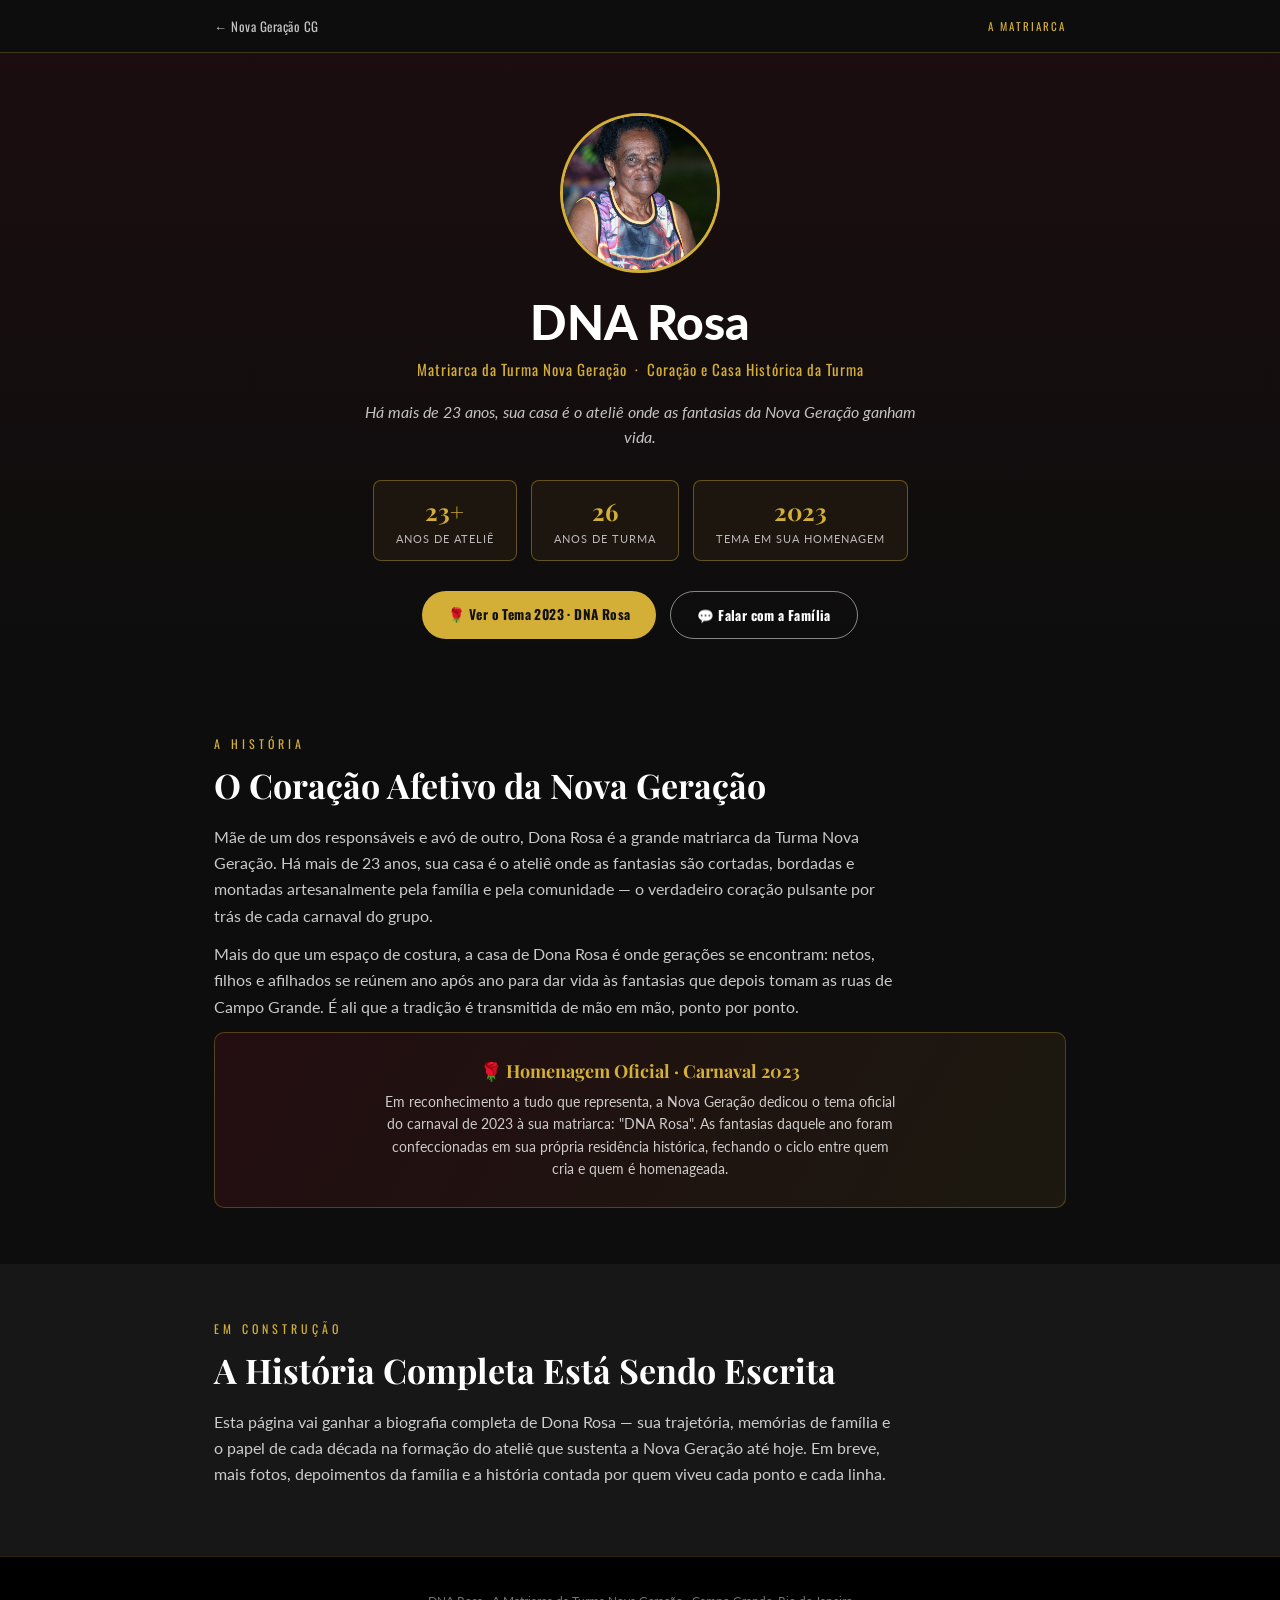
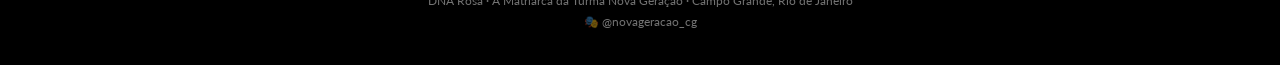
<file: pessoas/dna-rosa.html>
<!DOCTYPE html>
<html lang="pt-BR">
<head>
<meta charset="UTF-8"/>
<meta name="viewport" content="width=device-width, initial-scale=1.0, viewport-fit=cover"/>
<title>DNA Rosa · A Matriarca</title>
<link href="https://fonts.googleapis.com/css2?family=Playfair+Display:wght@400;700;900&family=Lato:wght@300;400;700&family=Oswald:wght@400;600;700&display=swap" rel="stylesheet"/>
<link rel="stylesheet" href="../assets/pessoas.css"/>
</head>
<body>

<div class="topbar"><div class="container">
  <a class="back" href="../index.html">← Nova Geração CG</a>
  <span class="tag">A Matriarca</span>
</div></div>

<section class="pf-hero">
  <div class="container">
    <img class="pf-avatar" src="../assets/pessoas/dna-rosa.jpg"/>
    <div class="pf-name">DNA Rosa</div>
    <div class="pf-role">Matriarca da Turma Nova Geração &nbsp;·&nbsp; Coração e Casa Histórica da Turma</div>
    <p class="pf-quote">Há mais de 23 anos, sua casa é o ateliê onde as fantasias da Nova Geração ganham vida.</p>
    <div class="pf-stats">
      <div class="pf-stat"><b>23+</b><span>Anos de Ateliê</span></div>
      <div class="pf-stat"><b>26</b><span>Anos de Turma</span></div>
      <div class="pf-stat"><b>2023</b><span>Tema em Sua Homenagem</span></div>
    </div>
    <div class="pf-cta">
      <a class="btn primary" href="../index.html#linha-do-tempo">🌹 Ver o Tema 2023 · DNA Rosa</a>
      <a class="btn ghost" href="https://wa.me/5521992248887" target="_blank">💬 Falar com a Família</a>
    </div>
  </div>
</section>

<section>
  <div class="container">
    <div class="section-label">A História</div>
    <h2 class="big">O Coração Afetivo da Nova Geração</h2>
    <p class="lead">Mãe de um dos responsáveis e avó de outro, Dona Rosa é a grande matriarca da Turma Nova Geração. Há mais de 23 anos, sua casa é o ateliê onde as fantasias são cortadas, bordadas e montadas artesanalmente pela família e pela comunidade — o verdadeiro coração pulsante por trás de cada carnaval do grupo.</p>
    <p class="lead">Mais do que um espaço de costura, a casa de Dona Rosa é onde gerações se encontram: netos, filhos e afilhados se reúnem ano após ano para dar vida às fantasias que depois tomam as ruas de Campo Grande. É ali que a tradição é transmitida de mão em mão, ponto por ponto.</p>
    <div class="wip-box">
      <h3>🌹 Homenagem Oficial · Carnaval 2023</h3>
      <p>Em reconhecimento a tudo que representa, a Nova Geração dedicou o tema oficial do carnaval de 2023 à sua matriarca: "DNA Rosa". As fantasias daquele ano foram confeccionadas em sua própria residência histórica, fechando o ciclo entre quem cria e quem é homenageada.</p>
    </div>
  </div>
</section>

<section class="dark-section">
  <div class="container">
    <div class="section-label">Em Construção</div>
    <h2 class="big">A História Completa Está Sendo Escrita</h2>
    <p class="lead">Esta página vai ganhar a biografia completa de Dona Rosa — sua trajetória, memórias de família e o papel de cada década na formação do ateliê que sustenta a Nova Geração até hoje. Em breve, mais fotos, depoimentos da família e a história contada por quem viveu cada ponto e cada linha.</p>
  </div>
</section>

<footer>
  <div class="container">
    <p>DNA Rosa · A Matriarca da Turma Nova Geração · Campo Grande, Rio de Janeiro</p>
    <p style="margin-top:6px">🎭 @novageracao_cg</p>
  </div>
</footer>

</body>
</html>
</file>
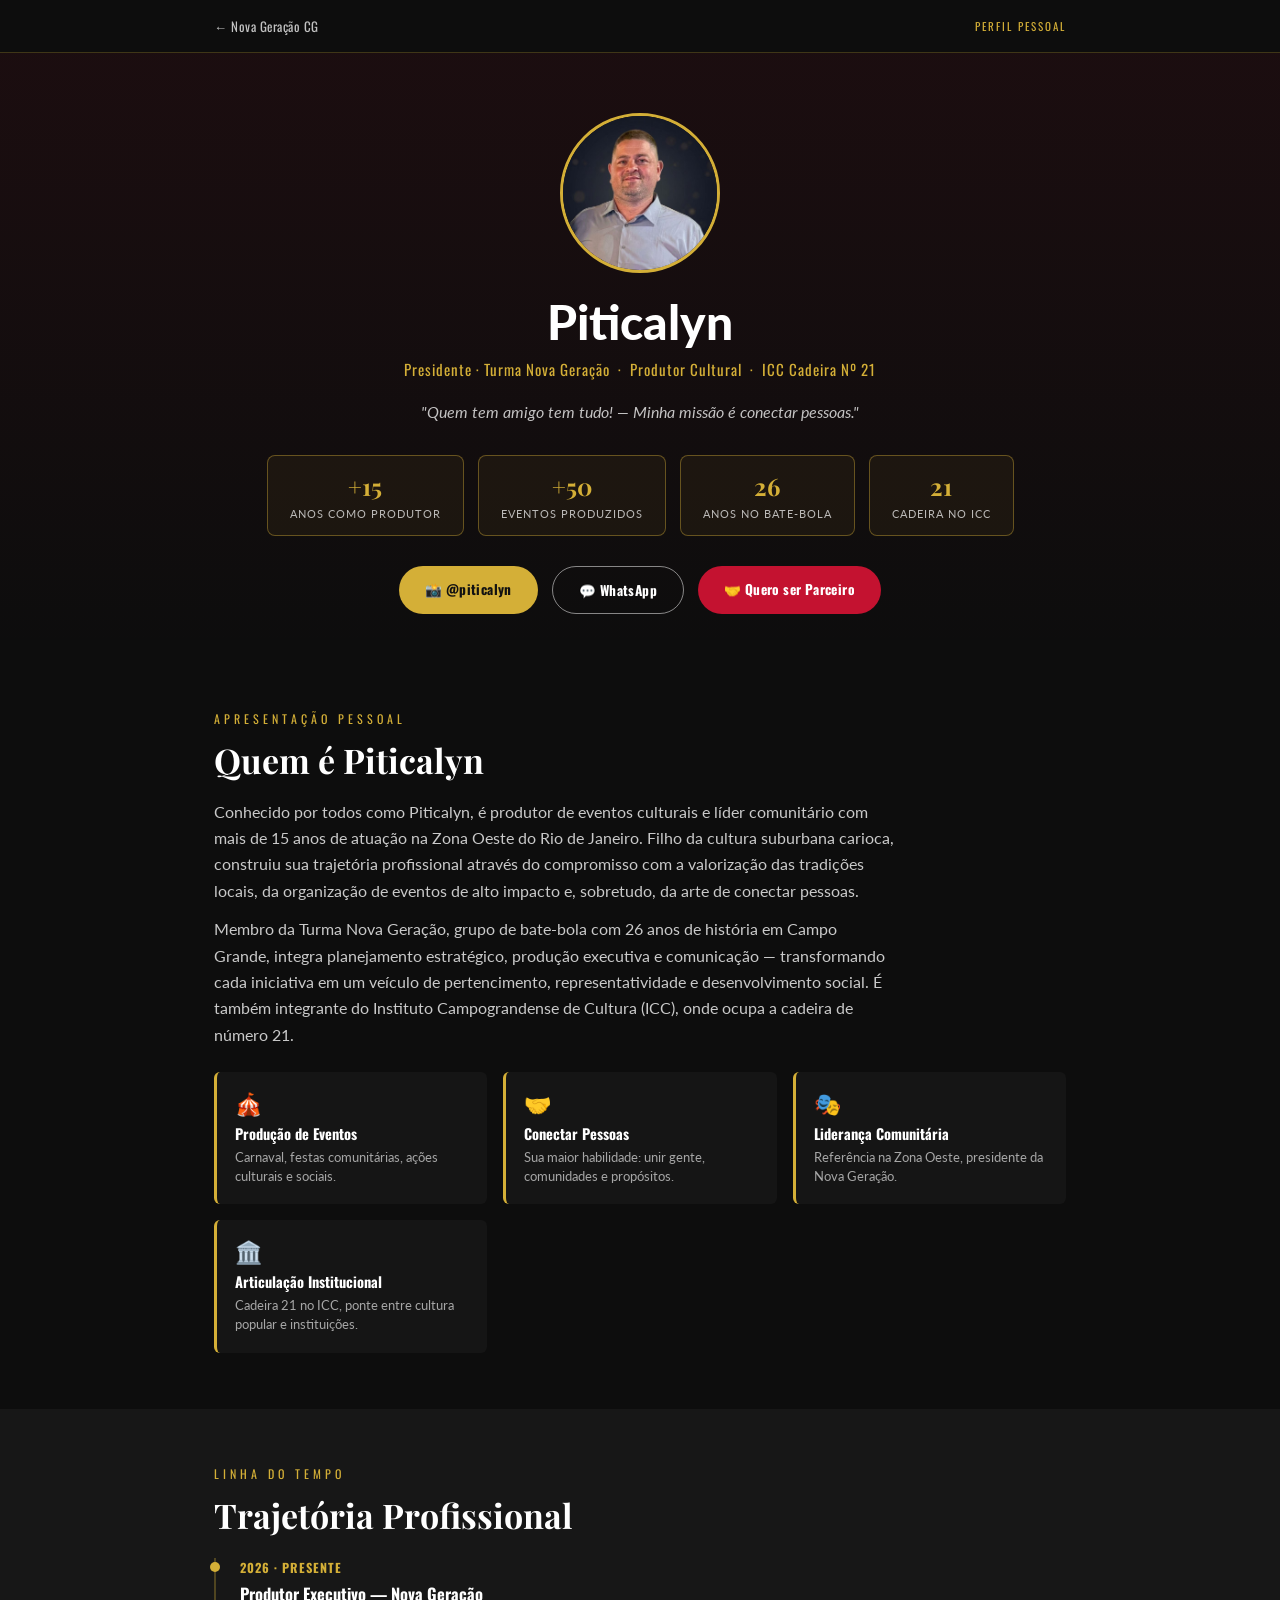
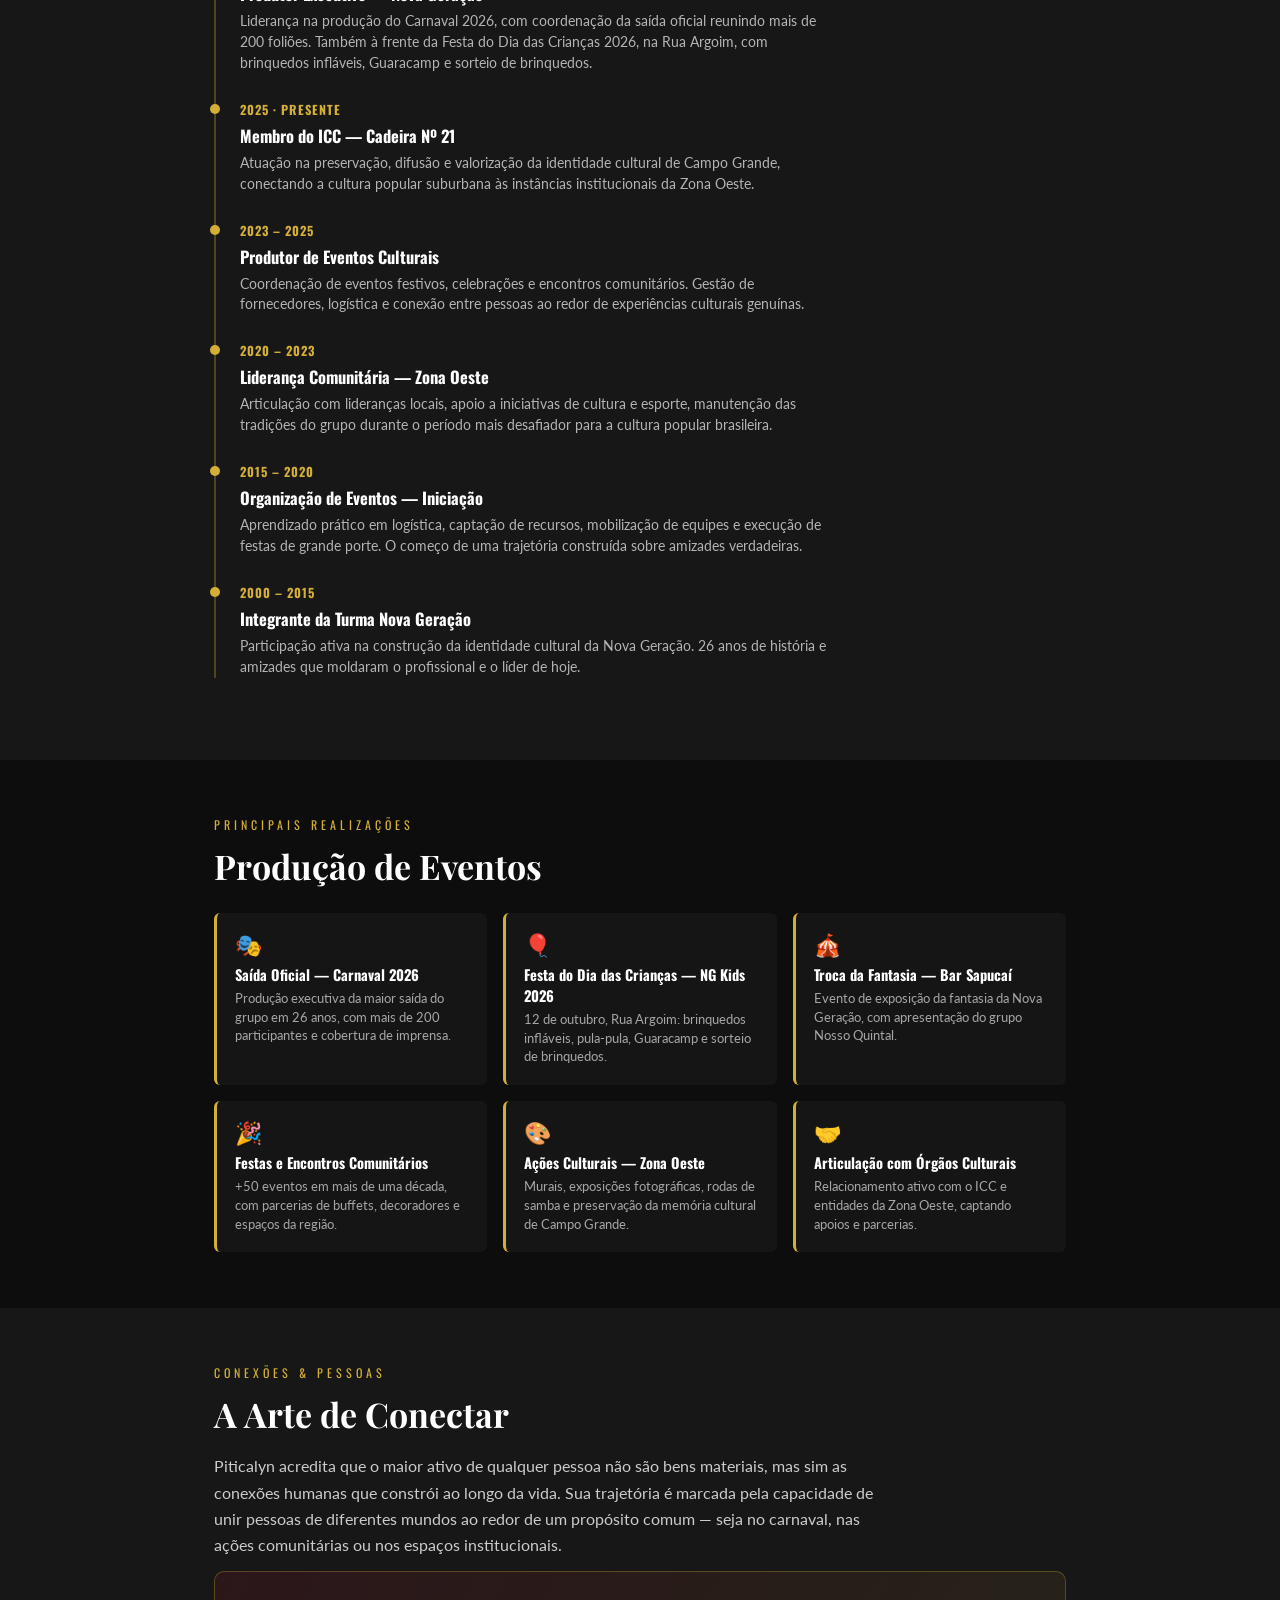
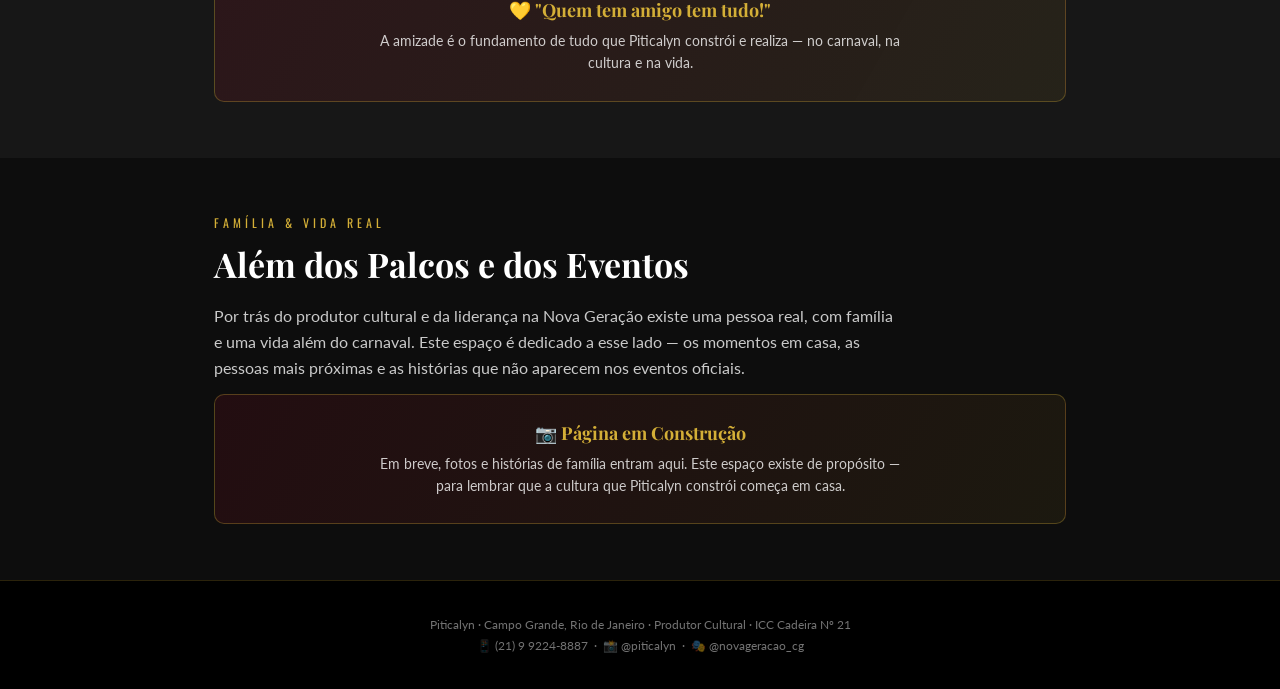
<file: pessoas/piticalyn.html>
<!DOCTYPE html>
<html lang="pt-BR">
<head>
<meta charset="UTF-8"/>
<meta name="viewport" content="width=device-width, initial-scale=1.0, viewport-fit=cover"/>
<title>Piticalyn · Produtor Cultural</title>
<link href="https://fonts.googleapis.com/css2?family=Playfair+Display:wght@400;700;900&family=Lato:wght@300;400;700&family=Oswald:wght@400;600;700&display=swap" rel="stylesheet"/>
<link rel="stylesheet" href="../assets/pessoas.css"/>
</head>
<body>

<div class="topbar"><div class="container">
  <a class="back" href="../index.html">← Nova Geração CG</a>
  <span class="tag">Perfil Pessoal</span>
</div></div>

<section class="pf-hero">
  <div class="container">
    <img class="pf-avatar" src="../assets/pessoas/piticalyn.jpg"/>
    <div class="pf-name">Piticalyn</div>
    <div class="pf-role">Presidente · Turma Nova Geração &nbsp;·&nbsp; Produtor Cultural &nbsp;·&nbsp; ICC Cadeira Nº 21</div>
    <p class="pf-quote">"Quem tem amigo tem tudo! — Minha missão é conectar pessoas."</p>
    <div class="pf-stats">
      <div class="pf-stat"><b>+15</b><span>Anos como Produtor</span></div>
      <div class="pf-stat"><b>+50</b><span>Eventos Produzidos</span></div>
      <div class="pf-stat"><b>26</b><span>Anos no Bate-Bola</span></div>
      <div class="pf-stat"><b>21</b><span>Cadeira no ICC</span></div>
    </div>
    <div class="pf-cta">
      <a class="btn primary" href="https://www.instagram.com/piticalyn" target="_blank">📸 @piticalyn</a>
      <a class="btn ghost" href="https://wa.me/5521992248887" target="_blank">💬 WhatsApp</a>
      <a class="btn partner" href="https://wa.me/5521992248887?text=Ol%C3%A1%20Piticalyn%2C%20tenho%20interesse%20em%20uma%20parceria!" target="_blank">🤝 Quero ser Parceiro</a>
    </div>
  </div>
</section>

<section>
  <div class="container">
    <div class="section-label">Apresentação Pessoal</div>
    <h2 class="big">Quem é Piticalyn</h2>
    <p class="lead">Conhecido por todos como Piticalyn, é produtor de eventos culturais e líder comunitário com mais de 15 anos de atuação na Zona Oeste do Rio de Janeiro. Filho da cultura suburbana carioca, construiu sua trajetória profissional através do compromisso com a valorização das tradições locais, da organização de eventos de alto impacto e, sobretudo, da arte de conectar pessoas.</p>
    <p class="lead">Membro da Turma Nova Geração, grupo de bate-bola com 26 anos de história em Campo Grande, integra planejamento estratégico, produção executiva e comunicação — transformando cada iniciativa em um veículo de pertencimento, representatividade e desenvolvimento social. É também integrante do Instituto Campograndense de Cultura (ICC), onde ocupa a cadeira de número 21.</p>
    <div class="chip-grid">
      <div class="chip"><div class="icon">🎪</div><h3>Produção de Eventos</h3><p>Carnaval, festas comunitárias, ações culturais e sociais.</p></div>
      <div class="chip"><div class="icon">🤝</div><h3>Conectar Pessoas</h3><p>Sua maior habilidade: unir gente, comunidades e propósitos.</p></div>
      <div class="chip"><div class="icon">🎭</div><h3>Liderança Comunitária</h3><p>Referência na Zona Oeste, presidente da Nova Geração.</p></div>
      <div class="chip"><div class="icon">🏛️</div><h3>Articulação Institucional</h3><p>Cadeira 21 no ICC, ponte entre cultura popular e instituições.</p></div>
    </div>
  </div>
</section>

<section class="dark-section">
  <div class="container">
    <div class="section-label">Linha do Tempo</div>
    <h2 class="big">Trajetória Profissional</h2>
    <div class="timeline">
      <div class="tl-item"><div class="tl-date">2026 · Presente</div><div class="tl-title">Produtor Executivo — Nova Geração</div><div class="tl-desc">Liderança na produção do Carnaval 2026, com coordenação da saída oficial reunindo mais de 200 foliões. Também à frente da Festa do Dia das Crianças 2026, na Rua Argoim, com brinquedos infláveis, Guaracamp e sorteio de brinquedos.</div></div>
      <div class="tl-item"><div class="tl-date">2025 · Presente</div><div class="tl-title">Membro do ICC — Cadeira Nº 21</div><div class="tl-desc">Atuação na preservação, difusão e valorização da identidade cultural de Campo Grande, conectando a cultura popular suburbana às instâncias institucionais da Zona Oeste.</div></div>
      <div class="tl-item"><div class="tl-date">2023 – 2025</div><div class="tl-title">Produtor de Eventos Culturais</div><div class="tl-desc">Coordenação de eventos festivos, celebrações e encontros comunitários. Gestão de fornecedores, logística e conexão entre pessoas ao redor de experiências culturais genuínas.</div></div>
      <div class="tl-item"><div class="tl-date">2020 – 2023</div><div class="tl-title">Liderança Comunitária — Zona Oeste</div><div class="tl-desc">Articulação com lideranças locais, apoio a iniciativas de cultura e esporte, manutenção das tradições do grupo durante o período mais desafiador para a cultura popular brasileira.</div></div>
      <div class="tl-item"><div class="tl-date">2015 – 2020</div><div class="tl-title">Organização de Eventos — Iniciação</div><div class="tl-desc">Aprendizado prático em logística, captação de recursos, mobilização de equipes e execução de festas de grande porte. O começo de uma trajetória construída sobre amizades verdadeiras.</div></div>
      <div class="tl-item"><div class="tl-date">2000 – 2015</div><div class="tl-title">Integrante da Turma Nova Geração</div><div class="tl-desc">Participação ativa na construção da identidade cultural da Nova Geração. 26 anos de história e amizades que moldaram o profissional e o líder de hoje.</div></div>
    </div>
  </div>
</section>

<section>
  <div class="container">
    <div class="section-label">Principais Realizações</div>
    <h2 class="big">Produção de Eventos</h2>
    <div class="chip-grid">
      <div class="chip"><div class="icon">🎭</div><h3>Saída Oficial — Carnaval 2026</h3><p>Produção executiva da maior saída do grupo em 26 anos, com mais de 200 participantes e cobertura de imprensa.</p></div>
      <div class="chip"><div class="icon">🎈</div><h3>Festa do Dia das Crianças — NG Kids 2026</h3><p>12 de outubro, Rua Argoim: brinquedos infláveis, pula-pula, Guaracamp e sorteio de brinquedos.</p></div>
      <div class="chip"><div class="icon">🎪</div><h3>Troca da Fantasia — Bar Sapucaí</h3><p>Evento de exposição da fantasia da Nova Geração, com apresentação do grupo Nosso Quintal.</p></div>
      <div class="chip"><div class="icon">🎉</div><h3>Festas e Encontros Comunitários</h3><p>+50 eventos em mais de uma década, com parcerias de buffets, decoradores e espaços da região.</p></div>
      <div class="chip"><div class="icon">🎨</div><h3>Ações Culturais — Zona Oeste</h3><p>Murais, exposições fotográficas, rodas de samba e preservação da memória cultural de Campo Grande.</p></div>
      <div class="chip"><div class="icon">🤝</div><h3>Articulação com Órgãos Culturais</h3><p>Relacionamento ativo com o ICC e entidades da Zona Oeste, captando apoios e parcerias.</p></div>
    </div>
  </div>
</section>

<section class="dark-section">
  <div class="container">
    <div class="section-label">Conexões & Pessoas</div>
    <h2 class="big">A Arte de Conectar</h2>
    <p class="lead">Piticalyn acredita que o maior ativo de qualquer pessoa não são bens materiais, mas sim as conexões humanas que constrói ao longo da vida. Sua trajetória é marcada pela capacidade de unir pessoas de diferentes mundos ao redor de um propósito comum — seja no carnaval, nas ações comunitárias ou nos espaços institucionais.</p>
    <div class="wip-box">
      <h3>💛 "Quem tem amigo tem tudo!"</h3>
      <p>A amizade é o fundamento de tudo que Piticalyn constrói e realiza — no carnaval, na cultura e na vida.</p>
    </div>
  </div>
</section>

<section>
  <div class="container">
    <div class="section-label">Família & Vida Real</div>
    <h2 class="big">Além dos Palcos e dos Eventos</h2>
    <p class="lead">Por trás do produtor cultural e da liderança na Nova Geração existe uma pessoa real, com família e uma vida além do carnaval. Este espaço é dedicado a esse lado — os momentos em casa, as pessoas mais próximas e as histórias que não aparecem nos eventos oficiais.</p>
    <div class="wip-box">
      <h3>📷 Página em Construção</h3>
      <p>Em breve, fotos e histórias de família entram aqui. Este espaço existe de propósito — para lembrar que a cultura que Piticalyn constrói começa em casa.</p>
    </div>
  </div>
</section>

<footer>
  <div class="container">
    <p>Piticalyn · Campo Grande, Rio de Janeiro · Produtor Cultural · ICC Cadeira Nº 21</p>
    <p style="margin-top:6px">📱 (21) 9 9224-8887 &nbsp;·&nbsp; 📸 @piticalyn &nbsp;·&nbsp; 🎭 @novageracao_cg</p>
  </div>
</footer>

</body>
</html>
</file>
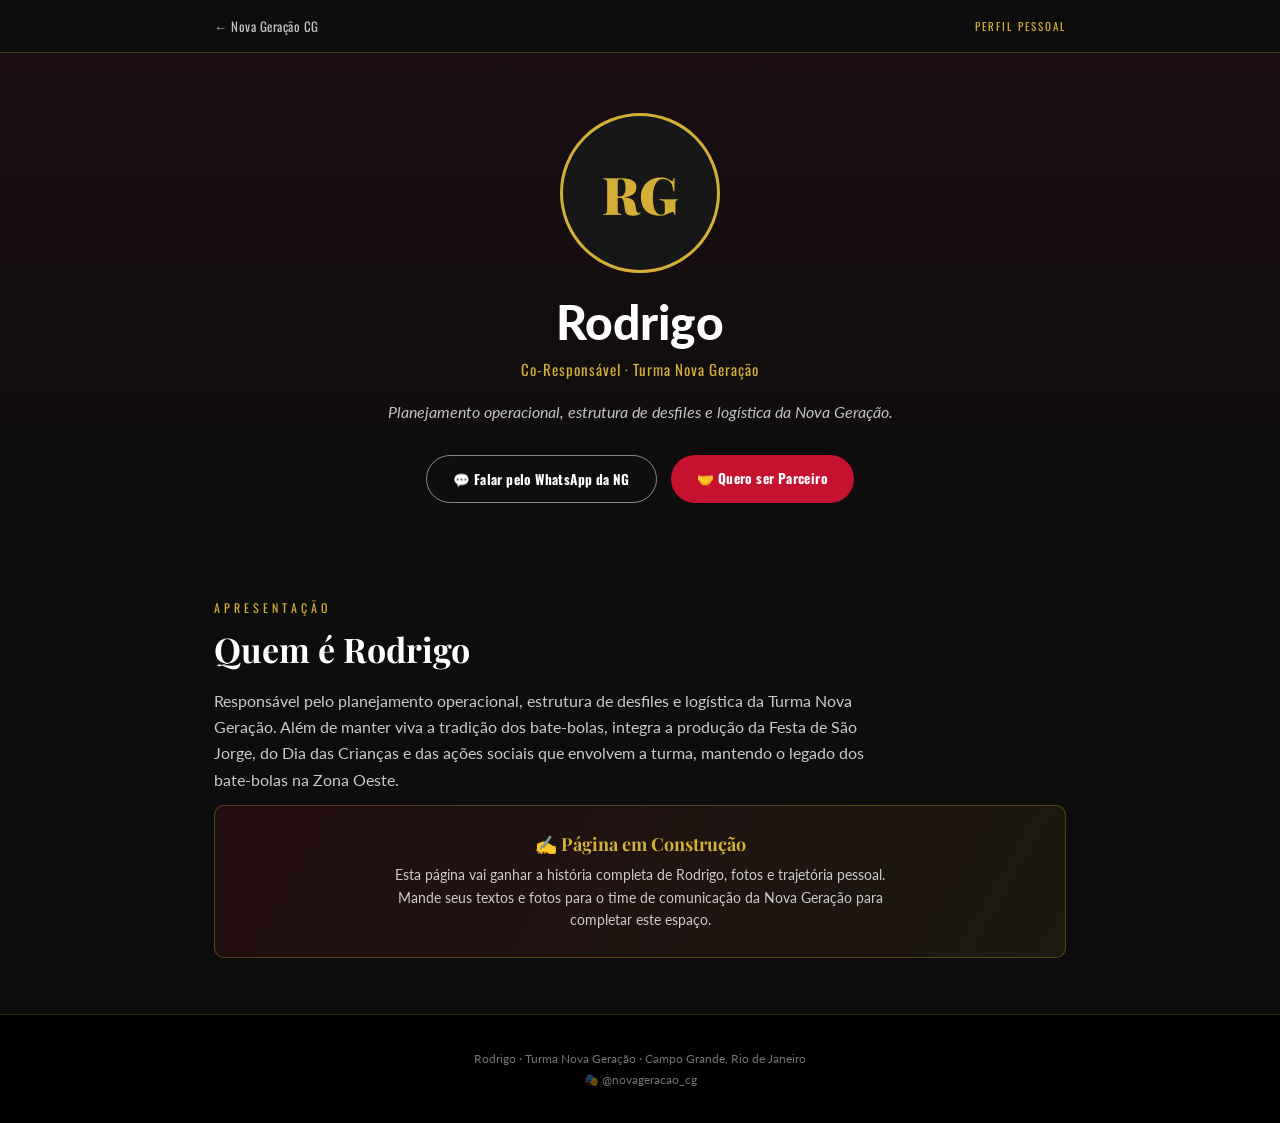
<file: pessoas/rodrigo.html>
<!DOCTYPE html>
<html lang="pt-BR">
<head>
<meta charset="UTF-8"/>
<meta name="viewport" content="width=device-width, initial-scale=1.0, viewport-fit=cover"/>
<title>Rodrigo · Co-Responsável</title>
<link href="https://fonts.googleapis.com/css2?family=Playfair+Display:wght@400;700;900&family=Lato:wght@300;400;700&family=Oswald:wght@400;600;700&display=swap" rel="stylesheet"/>
<link rel="stylesheet" href="../assets/pessoas.css"/>
<style>.pf-initials{width:160px;height:160px;border-radius:50%;background:var(--dark2);border:3px solid var(--gold);margin:0 auto 20px;display:flex;align-items:center;justify-content:center;font-family:'Playfair Display',serif;font-size:52px;color:var(--gold);font-weight:900}</style>
</head>
<body>

<div class="topbar"><div class="container">
  <a class="back" href="../index.html">← Nova Geração CG</a>
  <span class="tag">Perfil Pessoal</span>
</div></div>

<section class="pf-hero">
  <div class="container">
    <div class="pf-initials">RG</div>
    <div class="pf-name">Rodrigo</div>
    <div class="pf-role">Co-Responsável · Turma Nova Geração</div>
    <p class="pf-quote">Planejamento operacional, estrutura de desfiles e logística da Nova Geração.</p>
    <div class="pf-cta">
      <a class="btn ghost" href="https://wa.me/5521992248887" target="_blank">💬 Falar pelo WhatsApp da NG</a>
      <a class="btn partner" href="https://wa.me/5521992248887?text=Ol%C3%A1%2C%20tenho%20interesse%20em%20uma%20parceria%20com%20a%20Nova%20Gera%C3%A7%C3%A3o!" target="_blank">🤝 Quero ser Parceiro</a>
    </div>
  </div>
</section>

<section>
  <div class="container">
    <div class="section-label">Apresentação</div>
    <h2 class="big">Quem é Rodrigo</h2>
    <p class="lead">Responsável pelo planejamento operacional, estrutura de desfiles e logística da Turma Nova Geração. Além de manter viva a tradição dos bate-bolas, integra a produção da Festa de São Jorge, do Dia das Crianças e das ações sociais que envolvem a turma, mantendo o legado dos bate-bolas na Zona Oeste.</p>
    <div class="wip-box">
      <h3>✍️ Página em Construção</h3>
      <p>Esta página vai ganhar a história completa de Rodrigo, fotos e trajetória pessoal. Mande seus textos e fotos para o time de comunicação da Nova Geração para completar este espaço.</p>
    </div>
  </div>
</section>

<footer>
  <div class="container">
    <p>Rodrigo · Turma Nova Geração · Campo Grande, Rio de Janeiro</p>
    <p style="margin-top:6px">🎭 @novageracao_cg</p>
  </div>
</footer>

</body>
</html>
</file>
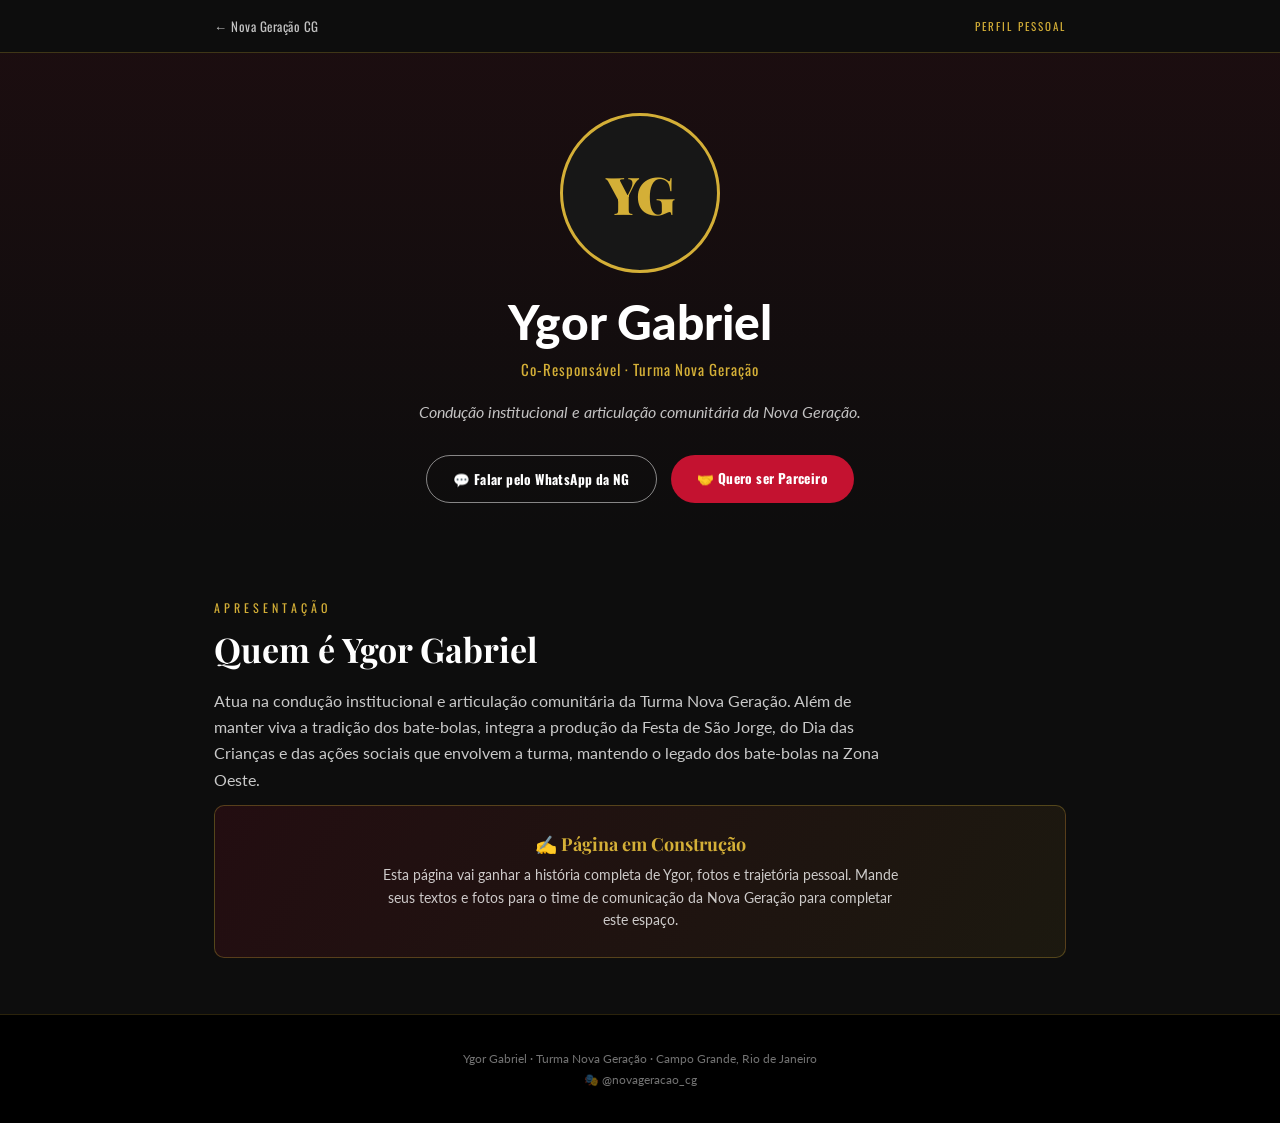
<file: pessoas/ygor.html>
<!DOCTYPE html>
<html lang="pt-BR">
<head>
<meta charset="UTF-8"/>
<meta name="viewport" content="width=device-width, initial-scale=1.0, viewport-fit=cover"/>
<title>Ygor Gabriel · Co-Responsável</title>
<link href="https://fonts.googleapis.com/css2?family=Playfair+Display:wght@400;700;900&family=Lato:wght@300;400;700&family=Oswald:wght@400;600;700&display=swap" rel="stylesheet"/>
<link rel="stylesheet" href="../assets/pessoas.css"/>
<style>.pf-initials{width:160px;height:160px;border-radius:50%;background:var(--dark2);border:3px solid var(--gold);margin:0 auto 20px;display:flex;align-items:center;justify-content:center;font-family:'Playfair Display',serif;font-size:52px;color:var(--gold);font-weight:900}</style>
</head>
<body>

<div class="topbar"><div class="container">
  <a class="back" href="../index.html">← Nova Geração CG</a>
  <span class="tag">Perfil Pessoal</span>
</div></div>

<section class="pf-hero">
  <div class="container">
    <div class="pf-initials">YG</div>
    <div class="pf-name">Ygor Gabriel</div>
    <div class="pf-role">Co-Responsável · Turma Nova Geração</div>
    <p class="pf-quote">Condução institucional e articulação comunitária da Nova Geração.</p>
    <div class="pf-cta">
      <a class="btn ghost" href="https://wa.me/5521992248887" target="_blank">💬 Falar pelo WhatsApp da NG</a>
      <a class="btn partner" href="https://wa.me/5521992248887?text=Ol%C3%A1%2C%20tenho%20interesse%20em%20uma%20parceria%20com%20a%20Nova%20Gera%C3%A7%C3%A3o!" target="_blank">🤝 Quero ser Parceiro</a>
    </div>
  </div>
</section>

<section>
  <div class="container">
    <div class="section-label">Apresentação</div>
    <h2 class="big">Quem é Ygor Gabriel</h2>
    <p class="lead">Atua na condução institucional e articulação comunitária da Turma Nova Geração. Além de manter viva a tradição dos bate-bolas, integra a produção da Festa de São Jorge, do Dia das Crianças e das ações sociais que envolvem a turma, mantendo o legado dos bate-bolas na Zona Oeste.</p>
    <div class="wip-box">
      <h3>✍️ Página em Construção</h3>
      <p>Esta página vai ganhar a história completa de Ygor, fotos e trajetória pessoal. Mande seus textos e fotos para o time de comunicação da Nova Geração para completar este espaço.</p>
    </div>
  </div>
</section>

<footer>
  <div class="container">
    <p>Ygor Gabriel · Turma Nova Geração · Campo Grande, Rio de Janeiro</p>
    <p style="margin-top:6px">🎭 @novageracao_cg</p>
  </div>
</footer>

</body>
</html>
</file>
<file: assets/pessoas.css>
*,*::before,*::after{box-sizing:border-box;margin:0;padding:0}
html{scroll-behavior:smooth}
body{font-family:'Lato',sans-serif;background:#0D0D0D;color:#eee;overflow-x:hidden}
:root{--red:#C41230;--gold:#D4AF37;--dark:#0D0D0D;--dark2:#171717}
h1,h2,h3{font-family:'Playfair Display',serif}
.section-label{font-family:'Oswald',sans-serif;font-size:12px;letter-spacing:4px;text-transform:uppercase;color:var(--gold);margin-bottom:10px}
.container{max-width:900px;margin:0 auto;padding:0 24px}
a{color:inherit;text-decoration:none}
img{max-width:100%}

.topbar{background:rgba(13,13,13,.95);border-bottom:1px solid rgba(212,175,55,.25);padding:16px 0}
.topbar .container{display:flex;align-items:center;justify-content:space-between}
.back{font-family:'Oswald',sans-serif;font-size:13px;letter-spacing:.5px;color:rgba(255,255,255,.75)}
.back:hover{color:var(--gold)}
.tag{font-family:'Oswald',sans-serif;font-size:11px;letter-spacing:2px;text-transform:uppercase;color:var(--gold)}

.pf-hero{padding:60px 0 40px;text-align:center;background:linear-gradient(180deg,rgba(196,18,48,.08),transparent)}
.pf-avatar{width:160px;height:160px;border-radius:50%;object-fit:cover;border:3px solid var(--gold);margin:0 auto 20px;display:block}
.pf-name{font-size:clamp(30px,5vw,48px);color:#fff;font-weight:900}
.pf-role{font-family:'Oswald',sans-serif;color:var(--gold);letter-spacing:1px;margin-top:8px;font-size:15px}
.pf-quote{max-width:560px;margin:20px auto 0;font-style:italic;color:rgba(255,255,255,.75);font-size:15.5px;line-height:1.6}

.pf-stats{display:flex;flex-wrap:wrap;justify-content:center;gap:14px;margin-top:30px}
.pf-stat{border:1px solid rgba(212,175,55,.4);background:rgba(212,175,55,.06);padding:14px 22px;border-radius:8px;min-width:110px;text-align:center}
.pf-stat b{display:block;font-family:'Playfair Display',serif;font-size:24px;color:var(--gold)}
.pf-stat span{font-size:10.5px;letter-spacing:1px;text-transform:uppercase;color:rgba(255,255,255,.7)}

.pf-cta{display:flex;gap:14px;justify-content:center;flex-wrap:wrap;margin-top:30px}
.btn{padding:13px 26px;border-radius:30px;font-family:'Oswald',sans-serif;font-weight:700;font-size:13.5px;letter-spacing:.4px}
.btn.primary{background:var(--gold);color:#111}
.btn.ghost{border:1.5px solid rgba(255,255,255,.5);color:#fff}
.btn.partner{background:var(--red);color:#fff}

section{padding:56px 0}
.dark-section{background:var(--dark2)}
h2.big{font-size:clamp(24px,3.6vw,34px);color:#fff;margin-bottom:16px}
.lead{max-width:680px;color:rgba(255,255,255,.78);font-size:15.5px;line-height:1.7;margin-bottom:12px}

.timeline{margin-top:20px;border-left:2px solid rgba(212,175,55,.3);padding-left:24px}
.tl-item{position:relative;margin-bottom:26px}
.tl-item::before{content:'';position:absolute;left:-30px;top:4px;width:10px;height:10px;border-radius:50%;background:var(--gold)}
.tl-date{font-family:'Oswald',sans-serif;color:var(--gold);font-size:12.5px;letter-spacing:1px;text-transform:uppercase;font-weight:700}
.tl-title{font-size:16.5px;color:#fff;font-weight:700;margin-top:4px;font-family:'Oswald',sans-serif}
.tl-desc{font-size:13.5px;color:rgba(255,255,255,.68);line-height:1.55;margin-top:5px;max-width:600px}

.chip-grid{display:grid;grid-template-columns:repeat(auto-fit,minmax(220px,1fr));gap:16px;margin-top:24px}
.chip{background:rgba(255,255,255,.03);border-left:3px solid var(--gold);border-radius:6px;padding:18px}
.chip .icon{font-size:22px;margin-bottom:6px}
.chip h3{font-size:14.5px;color:#fff;margin-bottom:5px;font-family:'Oswald',sans-serif}
.chip p{font-size:12.5px;color:rgba(255,255,255,.62);line-height:1.5}

.wip-box{background:linear-gradient(120deg,rgba(196,18,48,.12),rgba(212,175,55,.08));border:1px solid rgba(212,175,55,.3);border-radius:10px;padding:26px;text-align:center;margin-top:10px}
.wip-box h3{color:var(--gold);font-size:18px;margin-bottom:8px}
.wip-box p{color:rgba(255,255,255,.78);font-size:14px;line-height:1.6;max-width:520px;margin:0 auto}

footer{background:#000;padding:36px 0;border-top:1px solid rgba(212,175,55,.2);text-align:center}
footer p{font-size:12px;color:rgba(255,255,255,.45)}
</file>
